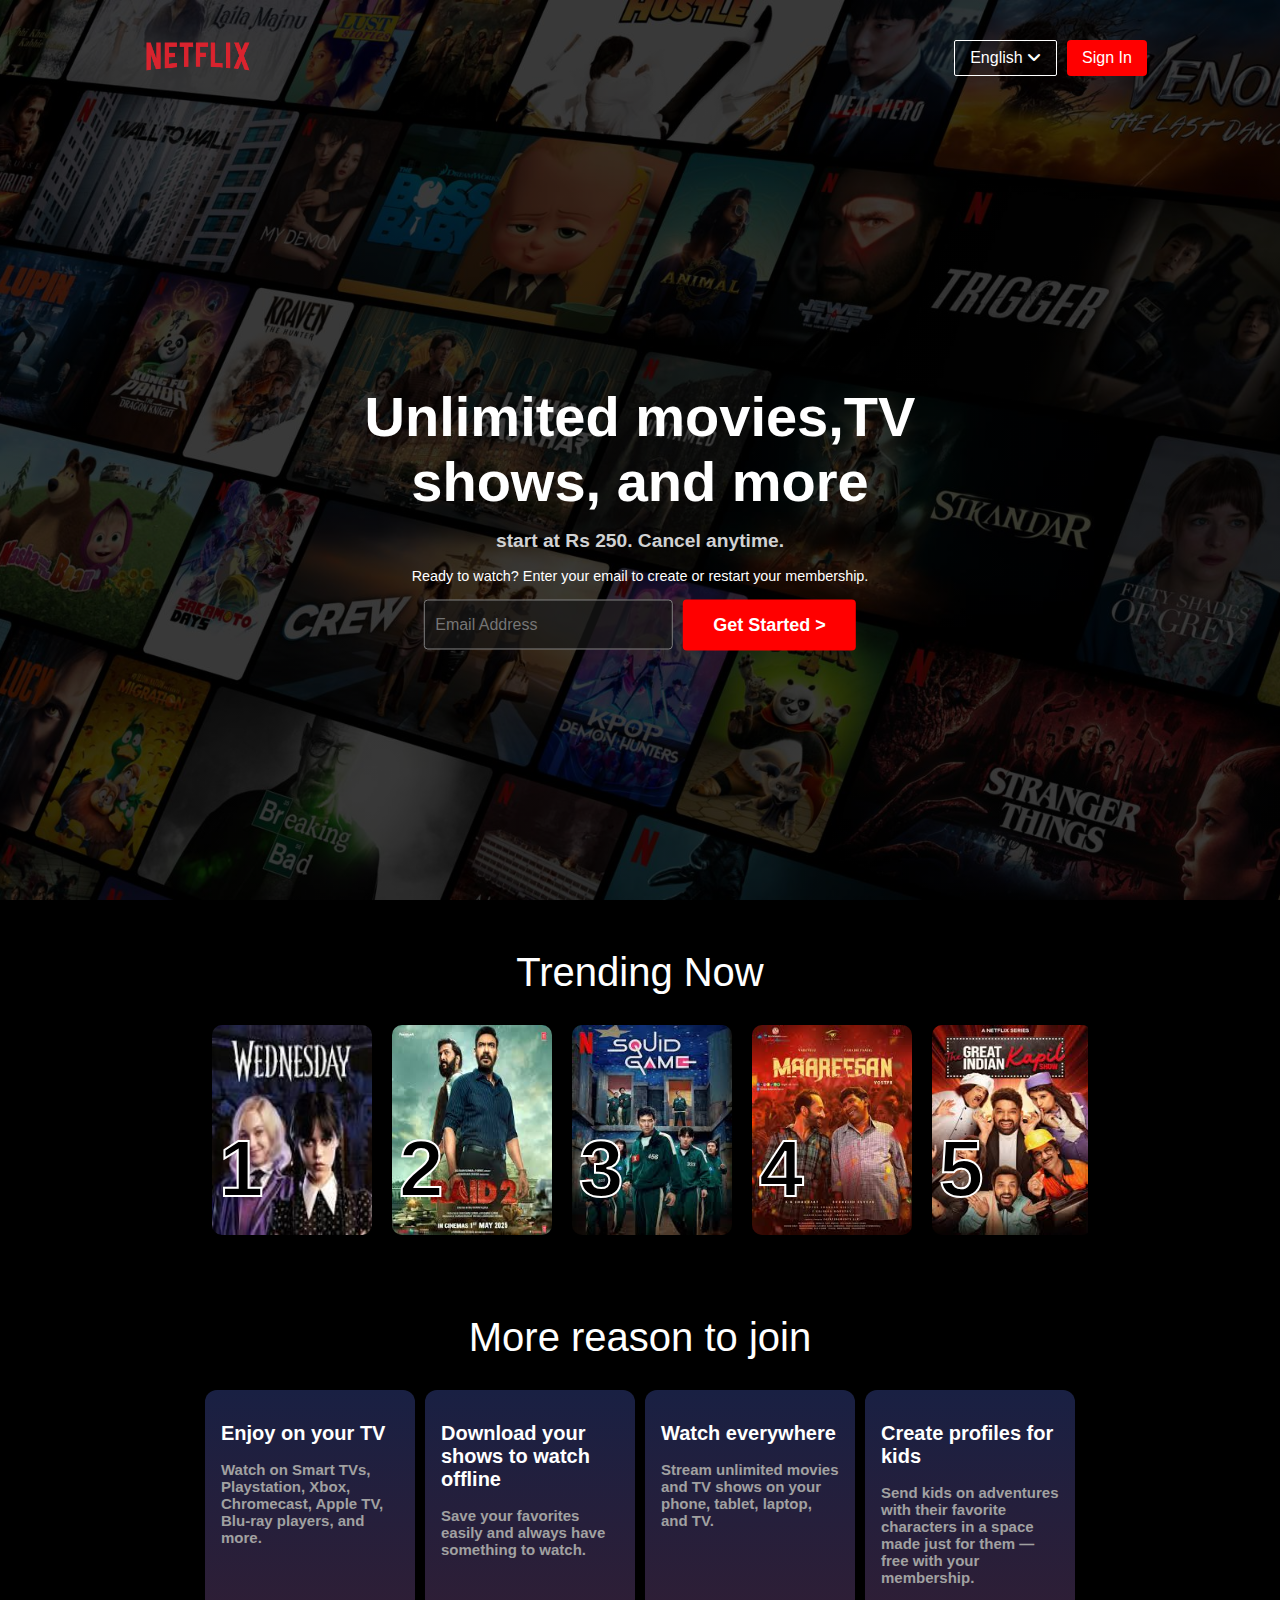
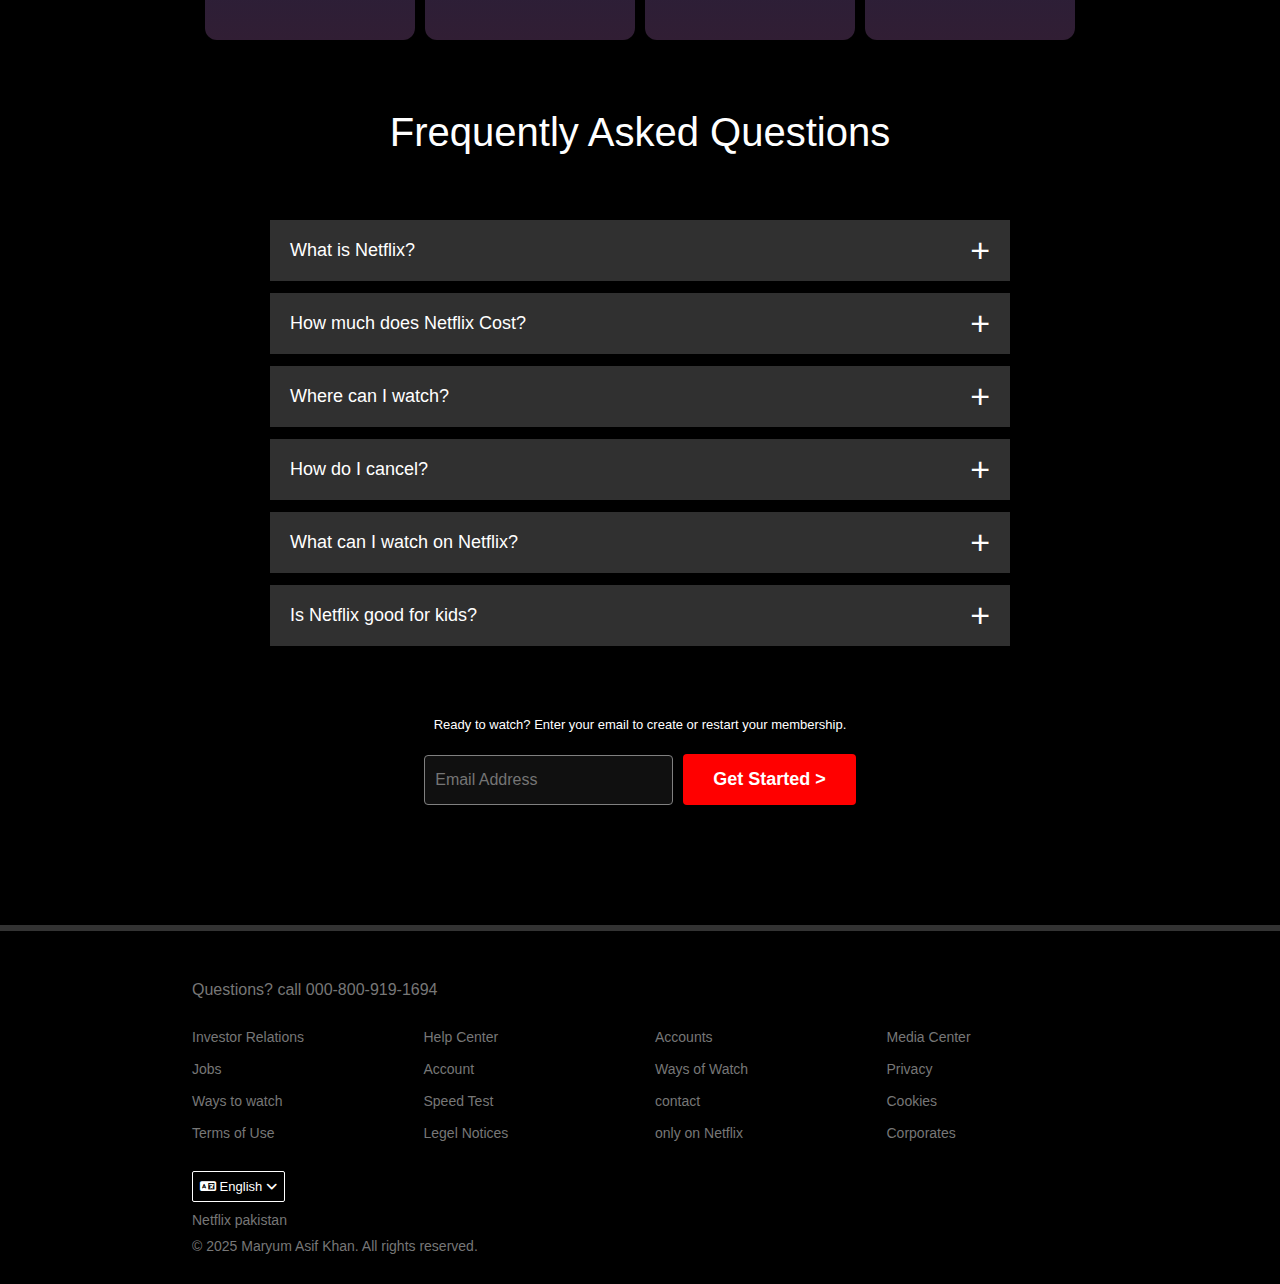
<file: index.html>
<!DOCTYPE html>
<html lang="en">

<head>
    <meta charset="UTF-8">
    <meta name="viewport" content="width=device-width, initial-scale=1.0">
    <title>Netflix website clone</title>
    <!-- font awesome -->
    <link rel="stylesheet" href="https://cdnjs.cloudflare.com/ajax/libs/font-awesome/6.7.2/css/all.min.css"
        integrity="sha512-Evv84Mr4kqVGRNSgIGL/F/aIDqQb7xQ2vcrdIwxfjThSH8CSR7PBEakCr51Ck+w+/U6swU2Im1vVX0SVk9ABhg=="
        crossorigin="anonymous" referrerpolicy="no-referrer" />
<meta name="google-site-verification" content="xT9-iUKy73opqWj4Pqg8YE_GXQpY6LkI_k3KY6dcz5c" />
    <!-- <link rel="icon" href="./assets/Netflix favicon.png"> -->

    <link rel="stylesheet" href="style.css">
</head>

<body>
    <!-- header section -->
    <div class="header">
        <!-- nav bar -->
        <nav class="navbar">
            <div class="navbar-logo">
                <img src="./assets/Netflix_Logo_PMS.png" alt="Netflix log" class="logo">
            </div>

            <div class="navbar-action">
                <button class="btn language-btn">English <li class="fas fa-angle-down"></li> </button>

                <button class="btn">Sign In</button>
            </div>
        </nav>
        <!-- hero banner -->

        <div class="hero">
            <h1 class="hero-title"> Unlimited movies,TV <br>shows, and more </h1>
            <h2 class="hero-subtitle">start at Rs 250. Cancel anytime.</h2>
            <p class="hero-description">Ready to watch? Enter your email to create or restart your membership. </p>
            <div class="hero-form">
                <input type="email" placeholder="Email Address" class="email-input">
                <button class="btn btn-get-started">Get Started &gt;</button>
            </div>
        </div>

    </div>
    <!-- trending  section-->

    <section class="trending">
        <h2>Trending Now</h2>

        <div class="trending-movies">

            <div class="card">
                <span class="rank">1</span>
                <img class="movie" src="./assets/M1.jpeg" alt="Movie 1" />
            </div>

            <div class="card">
                <span class="rank">2</span>
                <img class="movie" src="./assets/M2.jpeg" alt="Movie 1" />
            </div>

            <div class="card">
                <span class="rank">3</span>
                <img class="movie" src="./assets/m3.jpeg" alt="Movie 1" />
            </div>

            <div class="card">
                <span class="rank">4</span>
                <img class="movie" src="./assets/m4.jpeg" alt="Movie 1" />
            </div>

            <div class="card">
                <span class="rank">5</span>
                <img class="movie" src="./assets/m5.jpeg" alt="Movie 1" />
            </div>

            <div class="card">
                <span class="rank">6</span>
                <img class="movie" src="./assets/m6.jpeg" alt="Movie 1" />
            </div>

            <div class="card">
                <span class="rank">7</span>
                <img class="movie" src="./assets/m7.jpeg" alt="Movie 1" />
            </div>


        </div>

    </section>

    <!-- reason to join -->

    <section class="reason">
        <h2>More reason to join</h2>
        <div class="container">
            <div class="container-card">
                <h2>Enjoy on your TV</h2>
                <p>Watch on Smart TVs, Playstation, Xbox, Chromecast, Apple TV, Blu-ray players, and more.</p>
            </div>
            <div class="container-card">
                <h2>Download your shows to watch offline</h2>
                <p>Save your favorites easily and always have something to watch.</p>
            </div>
            <div class="container-card">
                <h2>Watch everywhere</h2>
                <p>Stream unlimited movies and TV shows on your phone, tablet, laptop, and TV.</p>
            </div>
            <div class="container-card">
                <h2>Create profiles for kids</h2>
                <p>Send kids on adventures with their favorite characters in a space made just for them — free with your
                    membership.</p>
            </div>

        </div>

    </section>

    <!-- faq sectiom -->

    <section class="faq-section">
        <h2>Frequently Asked Questions</h2>
        <ul class="accordion">
            <li>
                <input type="radio" name="accordion" id="first">
                <label for="first">What is Netflix?</label>
                <div class="content">
                    <p>
                        Netflix is a streaming service that offers a wide variety of award-winning TV shows,
                        movies,anime, documentaries, and more on thousands of internet-connected devices.
                        <br> <br>
                        You can watch as much as you want, whenever you want without a single commercial – all for one
                        low monthly price. There's always something new to discover and new TV shows and movies are
                        added every week!
                    </p>
                </div>
            </li>


            <li>
                <input type="radio" name="accordion" id="second">
                <label for="second">How much does Netflix Cost?</label>
                <div class="content">
                    <p>
                        Watch Netflix on your smartphone, tablet, Smart TV, laptop, or streaming device, all for one
                        fixed monthly fee. Plans range from Rs 250 to Rs 1,100 a month. No extra costs, no contracts.
                    </p>
                </div>
            </li>

            <li>
                <input type="radio" name="accordion" id="third">
                <label for="third">Where can I watch?</label>
                <div class="content">
                    <p>
                        Watch anywhere, anytime. Sign in with your Netflix account to watch instantly on the web at
                        netflix.com from your personal computer or on any internet-connected device that offers the
                        Netflix app, including smart TVs, smartphones, tablets, streaming media players game consoles.
                        <br> <br>
                        You can also download your favorite shows with the iOS or Android app. Use downloads to watch
                        while you're on the go and without an internet connection. Take Netflix with you anywhere
                    </p>
                </div>
            </li>


            <li>
                <input type="radio" name="accordion" id="forth">
                <label for="forth">How do I cancel?</label>
                <div class="content">
                    <p>
                        Netflix is flexible. There are no pesky contracts and no commitments. You can easily cancel your
                        account online in two clicks. There are no cancellation fees – start or stop your account
                        anytime.
                    </p>
                </div>
            </li>

            <li>
                <input type="radio" name="accordion" id="fifth">
                <label for="fifth">What can I watch on Netflix?</label>
                <div class="content">
                    <p>
                        Netflix has an extensive library of feature films, documentaries, TV shows, anime, award-winning
                        Netflix originals, and more. Watch as much as you want, anytime you want.
                    </p>
                </div>
            </li>



            <li>
                <input type="radio" name="accordion" id="sixth">
                <label for="sixth">Is Netflix good for kids?</label>
                <div class="content">
                    <p>
                        The Netflix Kids experience is included in your membership to give parents control while kids
                        enjoy family-friendly TV shows and movies in their own space.
                        <br> <br>
                        Kids profiles come with PIN-protected parental controls that let you restrict the maturity
                        rating of content kids can watch and block specific titles you don’t want kids to see.

                    </p>
                </div>
            </li>
        </ul>

        <small>Ready to watch? Enter your email to create or restart your membership.</small>
        <div class="hero-form">
            <input type="email" placeholder="Email Address" class="email-input">
            <button class="btn btn-get-started">Get Started &gt;</button>
        </div>
    </section>

    <!-- footor -->

    <footer class="footor">
        <div class="footor-contact">Questions? call 000-800-919-1694</div>

        <div class="footor-links">

            <div class="footor-column">
                <a href="#">Investor Relations</a>
                <a href="#">Jobs</a>
                <a href="#">Ways to watch</a>
                <a href="#">Terms of Use</a>
            </div>


            <div class="footor-column">
                <a href="#">Help Center</a>
                <a href="#">Account</a>
                <a href="#">Speed Test </a>
                <a href="#">Legel Notices</a>
            </div>
            <div class="footor-column">
                <a href="#">Accounts</a>
                <a href="#">Ways of Watch</a>
                <a href="#">contact</a>
                <a href="#">only on Netflix</a>
            </div>

            <div class="footor-column">
                <a href="#">Media Center</a>
                <a href="#">Privacy</a>
                <a href="#">Cookies </a>
                <a href="#">Corporates</a>
            </div>

        </div>


        <button class="btn language-btn">
            <li class="fas fa-language"> </li> English <li class="fa fa-angle-down"></li>
        </button>
        <p class="copyright-txt">Netflix pakistan</p>
        <p class="copyright-txt p">&copy; 2025 Maryum Asif Khan. All rights reserved.</p>
    </footer> 



</body>


</html>
</file>
<file: style.css>
* {
    padding: 0;
    margin: 0;
    box-sizing: border-box;
    font-family: 'Poppins', sans-serif;
}

body {
    background-color: black;
    color: white;
}

.header {
    width: 100%;
    height: 100vh;
    background-image: linear-gradient(rgba(0, 0, 0, 0.7), rgba(0, 0, 0, 0.7)), url(assets/bg\ imge.jpg);
    background-size: cover;
    background-position: center;
    padding: 10px 6%;
    position: relative;
}

/*------------------- navbar section-------------------  */
.navbar {
    display: flex;
    justify-content: space-between;
    align-items: center;
    padding: 1.2rem 5%;
}

.logo {
    width: 130px;
}

.navbar-action {
    display: flex;
    justify-content: center;
    text-align: center;
    gap: 10px;
}

.navbar-action .language-btn {
    padding: 8px 15px;
    font-size: 1rem;
}

.btn {
    padding: 8px 15px;
    font-size: 1rem;
    border-radius: 4px;
    border: none;
    font-weight: 500;
    background-color: red;
    color: white;
    cursor: pointer;
}

/*-------------------  hero section-------------------  */
.hero {
    position: relative;
    z-index: 2;
    text-align: center;
    top: 50%;
    left: 50%;
    transform: translate(-50%, -50%);
    padding: 0 20px 60px;
    height: fit-content;
}

.hero-title {
    /* font-family: ; */
    font-size: 3.5rem;
    font-weight: 700;

}

.hero-subtitle {
    font-size: 1.2rem;
    margin-top: 1rem;
    margin-bottom: 1rem;
    color: rgb(209, 210, 211);
}

.hero-description {
    font-size: .9rem;
    margin: 1rem 0;
    color: rgb(255, 255, 255);
    font-weight: 400;
}

.hero-form {
    margin-top: 1rem;
    display: flex;
    justify-content: center;
    gap: 10px;
    align-items: center;
    text-align: center;
}

.email-input {
    padding: 15px 30px 15px 10px;
    /* width: 80%; */
    max-width: 400px;
    border: 1px solid gray;
    border-radius: 4px;
    background-color: rgba(23, 23, 23, 0.7);
    color: white;
    outline: none;
    font-size: 16px;
    text-align: left;

}

.btn-get-started {
    padding: 15px 30px;
    font-size: 18px;
    font-weight: 600;
}

/* ------------------- ternding-------------------  */

.trending {
    padding: 50px 15% 10px;
    text-align: center;
    font-size: 18px;
}

.trending h2 {
    font-weight: 500;
    font-size: 40px;
}

.trending-movies {
    margin-top: 30px;
    display: flex;
    overflow-x: auto;
    padding: 0 20px 20px;
    gap: 20px;
    scroll-behavior: smooth;
    /* position: relative; */
}

.trending-movies::-webkit-scrollbar {
    display: none;
}

.card {
    min-width: 160px;
    height: 210px;
    border-radius: 10px;
    overflow: hidden;
    flex-shrink: 0;
    position: relative;
    box-shadow: 0 4px 8px rgba(0, 0, 0, 0.5);
}

.rank {
    position: absolute;
    bottom: 20px;
    left: 7px;
    font-size: 80px;
    font-weight: 800;
    color: black;
    -webkit-text-stroke: 2px white;
    z-index: 2;

}

.movie {
    flex: 0 0 auto;
    transition: transform 0.3s ease;
    cursor: pointer;
    width: 160px;
    height: 210px;
}

.movie:hover {
    transform: scale(1.05);
}

/* ------------------- reason sectin -------------------  */

.reason {

    padding: 50px 10% 10px;
    text-align: center;
    font-size: 18px;
}

.reason h2 {
    margin-bottom: 30px;
    font-weight: 500;
    font-size: 40px;
}

.container {
    display: flex;
    flex-wrap: wrap;
    justify-content: center;
    align-items: center;
    gap: 10px;
    width: 100%;
}

.container-card {
    padding: 1rem;
    border-radius: 12px;
    width: 210px;
    height: 250px;
    background: linear-gradient(to bottom, #192043, #311e34);
}

.container-card h2 {
    font-size: 20px;
    font-weight: 700;
    margin-block: 1rem;
    text-align: left;
}

.container-card p {
    font-size: 15px;
    color: #a1a1a1;
    font-weight: 600;
    text-align: left;
}


/*-------------------  FAQ SECTION -------------------  */

.faq-section {
    padding: 60px 5%;
    text-align: center;
    font-size: 18px;
}

.faq-section h2 {
    font-weight: 500;
    font-size: 40px;
}

.accordion {
    margin: 60px auto;
    width: 100%;
    max-width: 750px;
}

.accordion li {
    list-style: none;
    width: 100%;
    padding: 5px;
}

.accordion li label {
    display: flex;
    align-items: center;
    padding: 20px;
    font-size: 18px;
    font-weight: 500;
    background: #303030;
    margin-bottom: 2px;
    cursor: pointer;
    position: relative;
}

label::after {

    content: '+';
    font-size: 34px;
    position: absolute;
    right: 20px;
    transition: transform 0.5;
}

input[type="radio"] {
    display: none;
}

.accordion .content {
    background: #303030;
    text-align: left;
    padding: 0 20px;
    max-height: 0;
    overflow: hidden;
    transition: max-height 0.5s, padding 0.5s;
    font-size: 20px;
}

.accordion input[type="radio"]:checked+label+.content {
    max-height: 600px;
    padding: 30px 20px;
}

.accordion input[type="radio"]:checked+label::after {
    transform: rotate(135deg);

}

.faq-section .hero-form {
    max-width: 600px;
    margin: 20px auto 60px;
}

small {
    font-size: 13px;
}

/*-------------------  footor-------------------  */
.footor {
    padding: 50px 15% 10px;
    border-top: 6px solid#333;
    color: #777;

}

.footor-contact {
    margin-bottom: 30px;
    font-size: 1rem;
    font-weight: 400;
}

.footor-links {
    display: grid;
    grid-template-columns: repeat(auto-fit, minmax(150px, 1fr));
    gap: 30px;
    margin-bottom: 30px;
}

.footor-column {
    display: flex;
    flex-direction: column;
    gap: 16px;

}

.footor a {
    color: #777;
    text-decoration: none;
    font-size: 0.875rem;

}

.footor a:hover {
    text-decoration: underline;
}

.language-btn {
    color: white;
    padding: 7px;
    border-radius: 2px;
    background: transparent;
    border: 1px solid white;
    font-size: small;

}

.copyright-txt {
    font-size: 14px;
    margin-top: 10px;

}

.p {
    margin-bottom: 20px;
}

/* --------------media queries for small screen------------- */

@media only screen and (max-width:600px) {
    .navbar {
        padding: 1rem 1%;

    }

    .navbar-logo {
        width: 100px;
    }

    .navbar-action {
        padding: 3px 5px;
    }

    .navbar-action .language-btn {
        padding: 4px 8px;
        display: none;
    }

    .hero {
        position: unset;
        transform: none;
        padding-top: 150px;
    }

    .hero-title {
        font-size: 30px;
    }

    .hero-form {
        padding: 10px 15px;
        flex-wrap: wrap;
    }

    .btn-get-started {
        padding: 14px 15px;


    }

    .faq h2 {
        font-size: 20px;

    }

    .accordion .content {
        font-size: 14px;
    }

    .accordion li label {
        padding: 10px;
        font-size: 14px;
    }

    label::after {
        font-size: 22px;
    }

    .container-card {
        padding: 1rem;
        border-radius: 12px;
        width: 100%;
        height: fit-content;
        background: linear-gradient(to bottom, #192043, #311e34);
    }

    .container-card h2 {
        font-size: 14px;
    }

    .container-card p {
        font-size: 12px;
        width: 100%;
        padding-bottom: 1.5rem;
    }

    .trending h2,
    .reason h2,
    .faq-section h2 {
        font-size: 22px;
    }

}

@media only screen and (min-width:601px) and (max-width:1081px) {

    .container-card {

        width: calc(50% - 10px);
        height: 180px;



    }

}
</file>
